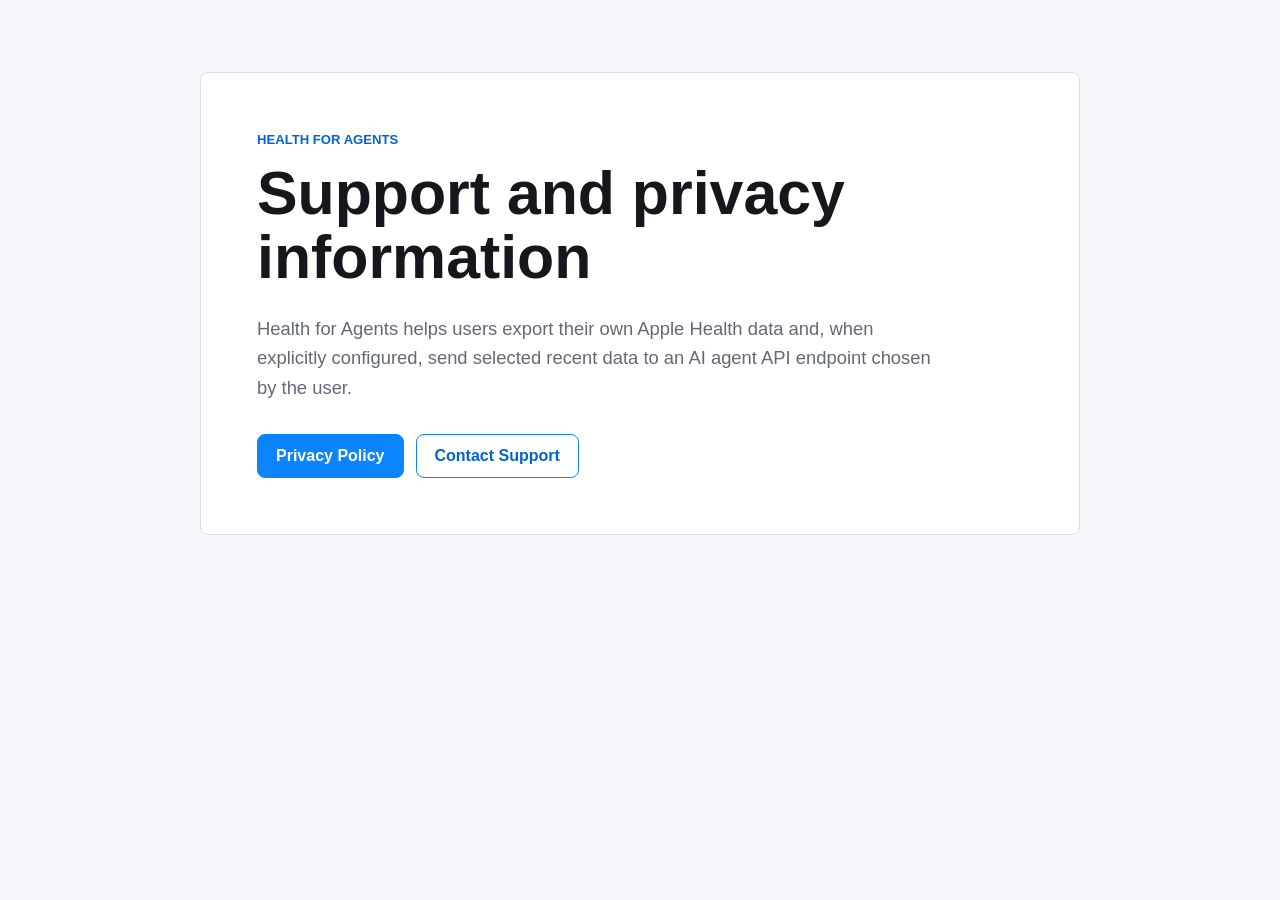
<file: index.html>
<!doctype html>
<html lang="en">
  <head>
    <meta charset="utf-8">
    <meta name="viewport" content="width=device-width, initial-scale=1">
    <title>Health for Agents</title>
    <meta name="description" content="Support and privacy information for Health for Agents.">
    <link rel="stylesheet" href="./assets/styles.css">
  </head>
  <body>
    <main class="page">
      <section class="hero">
        <p class="eyebrow">Health for Agents</p>
        <h1>Support and privacy information</h1>
        <p class="lead">
          Health for Agents helps users export their own Apple Health data and, when explicitly configured,
          send selected recent data to an AI agent API endpoint chosen by the user.
        </p>
        <div class="actions">
          <a class="button" href="./privacy/">Privacy Policy</a>
          <a class="button secondary" href="mailto:owndatalabs+support@gmail.com">Contact Support</a>
        </div>
      </section>
    </main>
  </body>
</html>
</file>
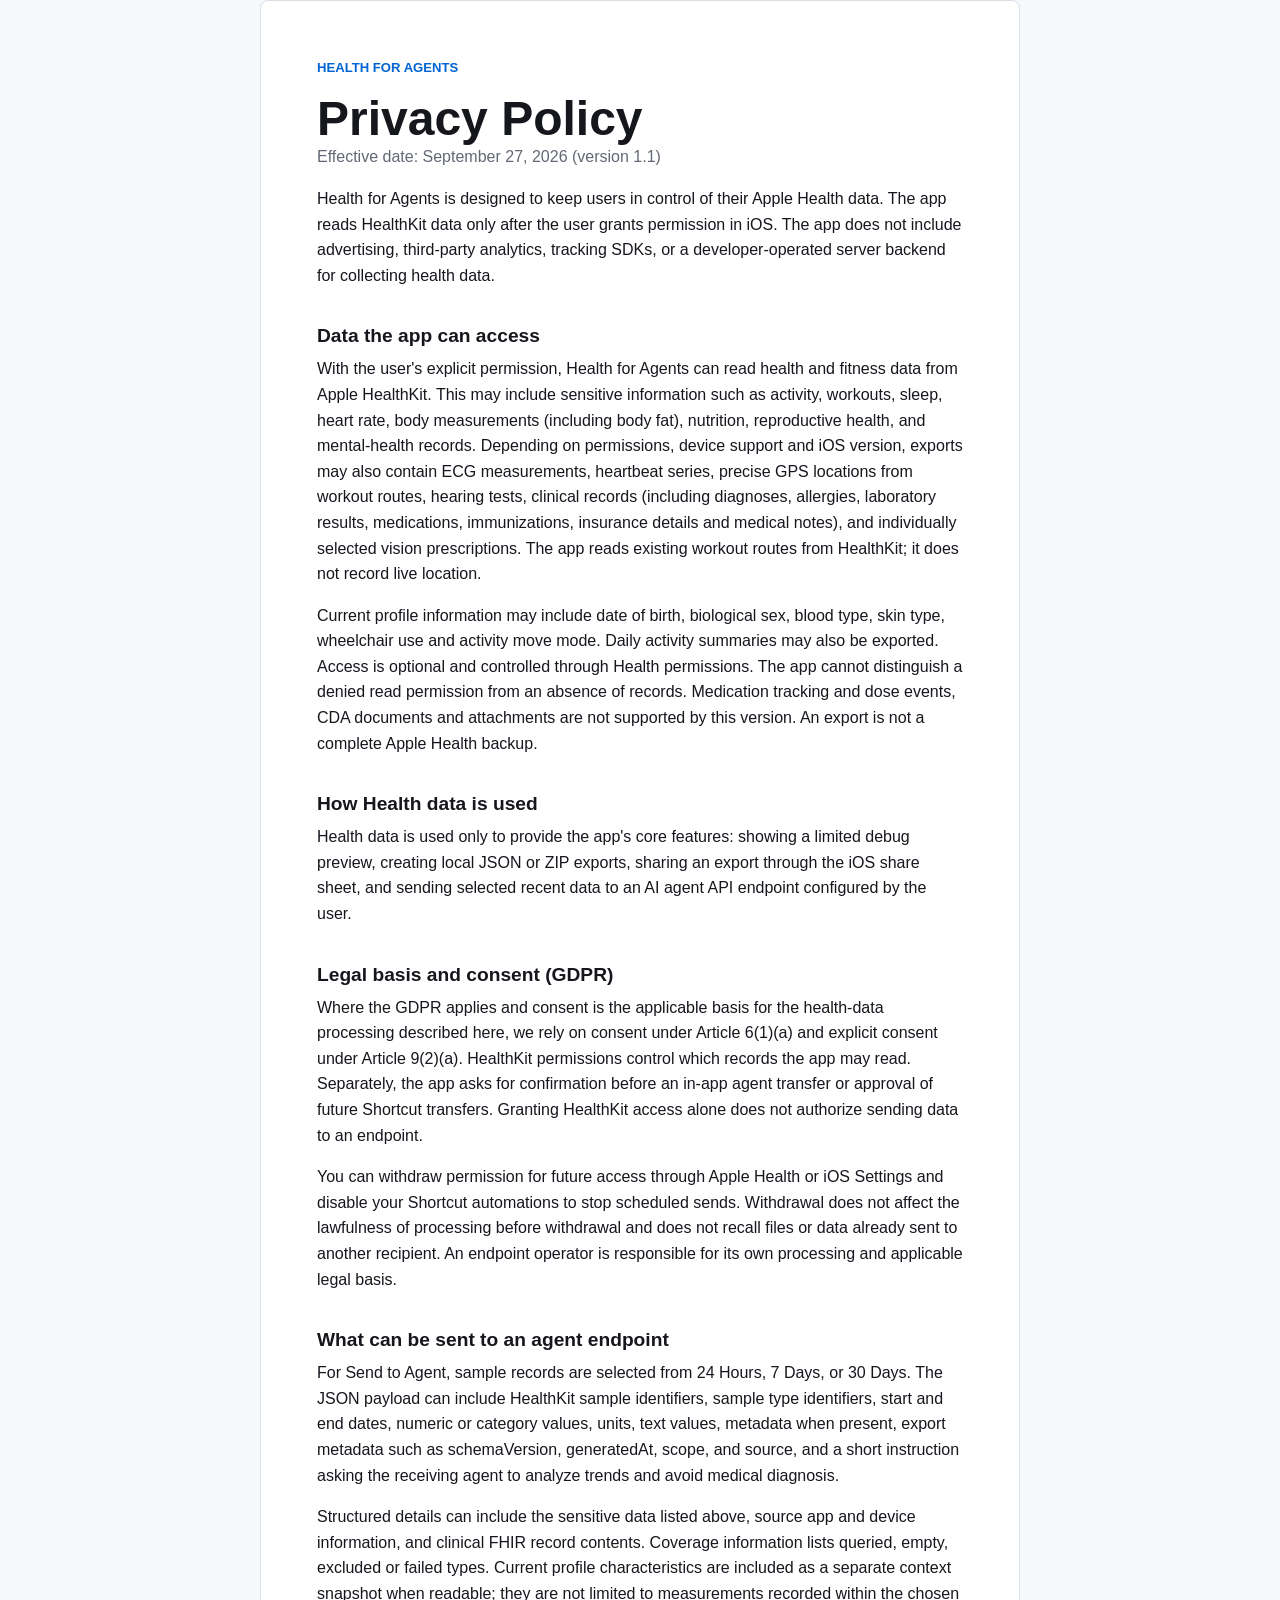
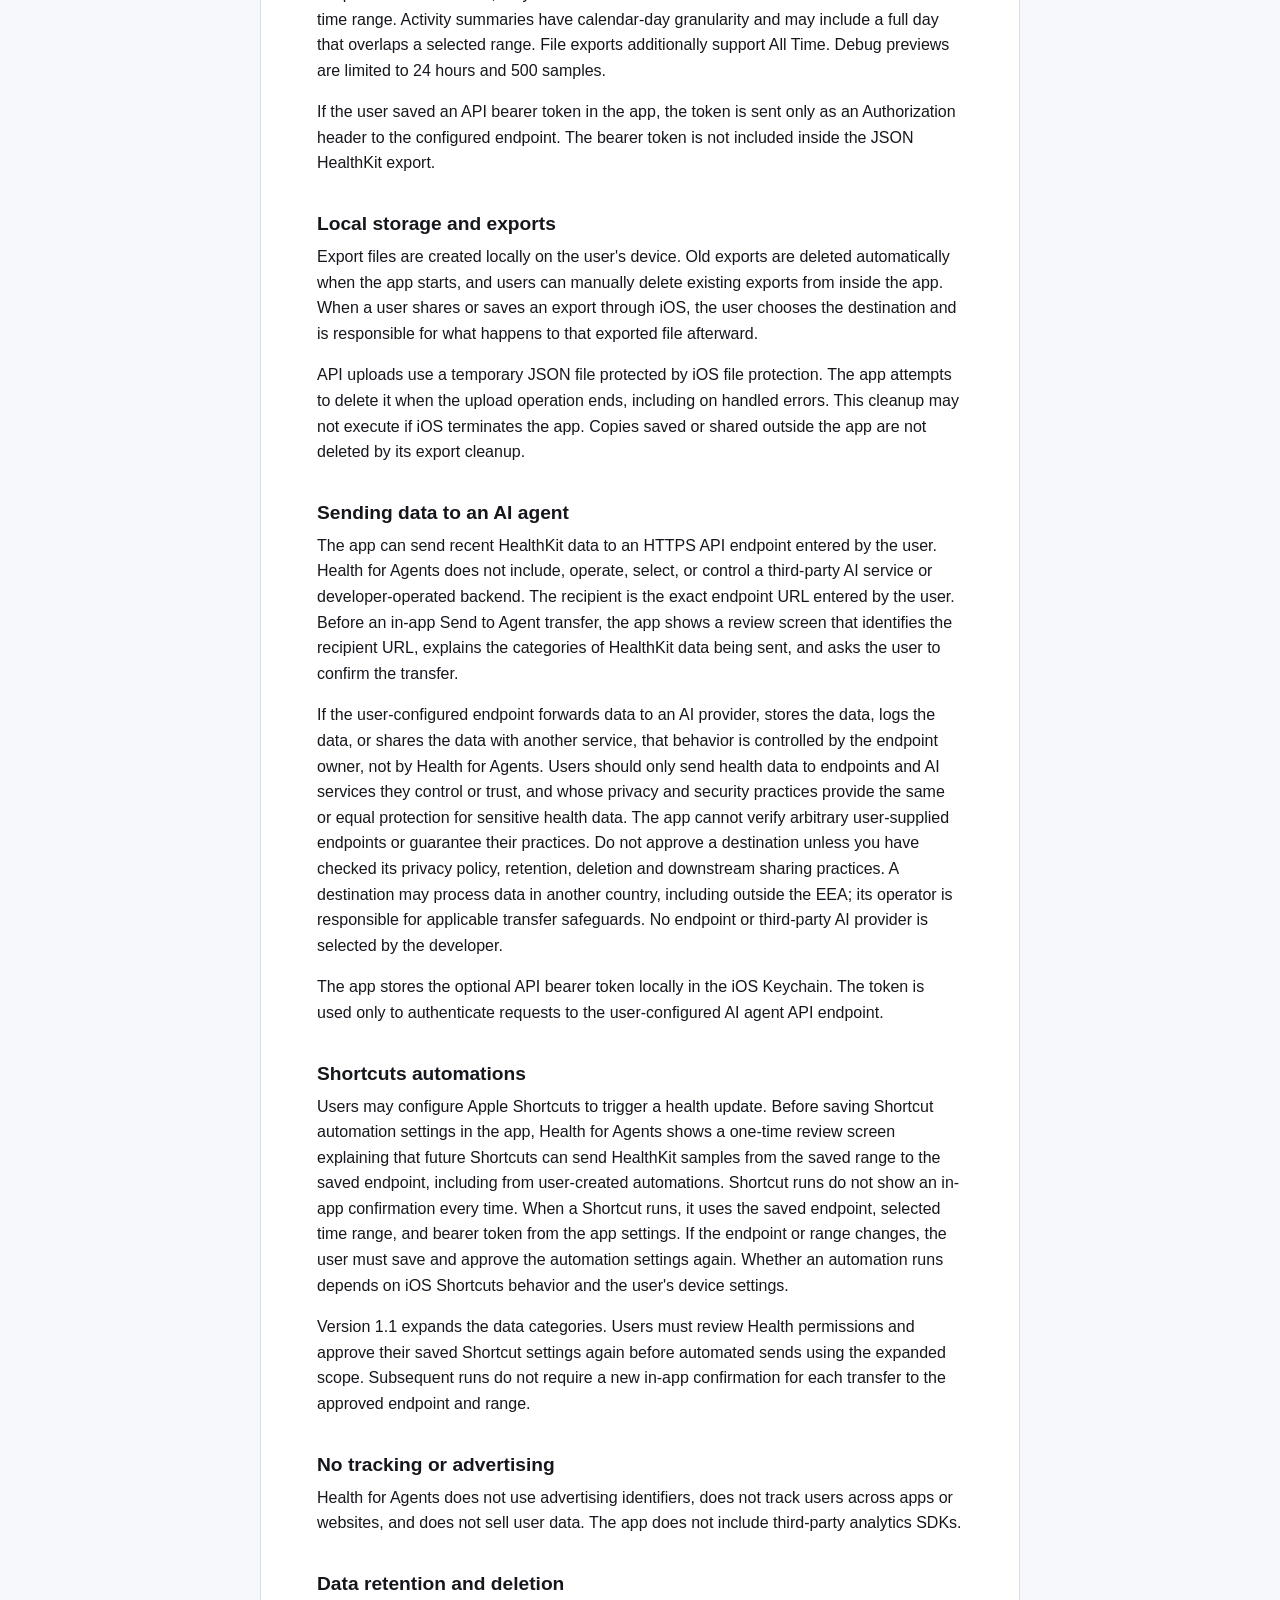
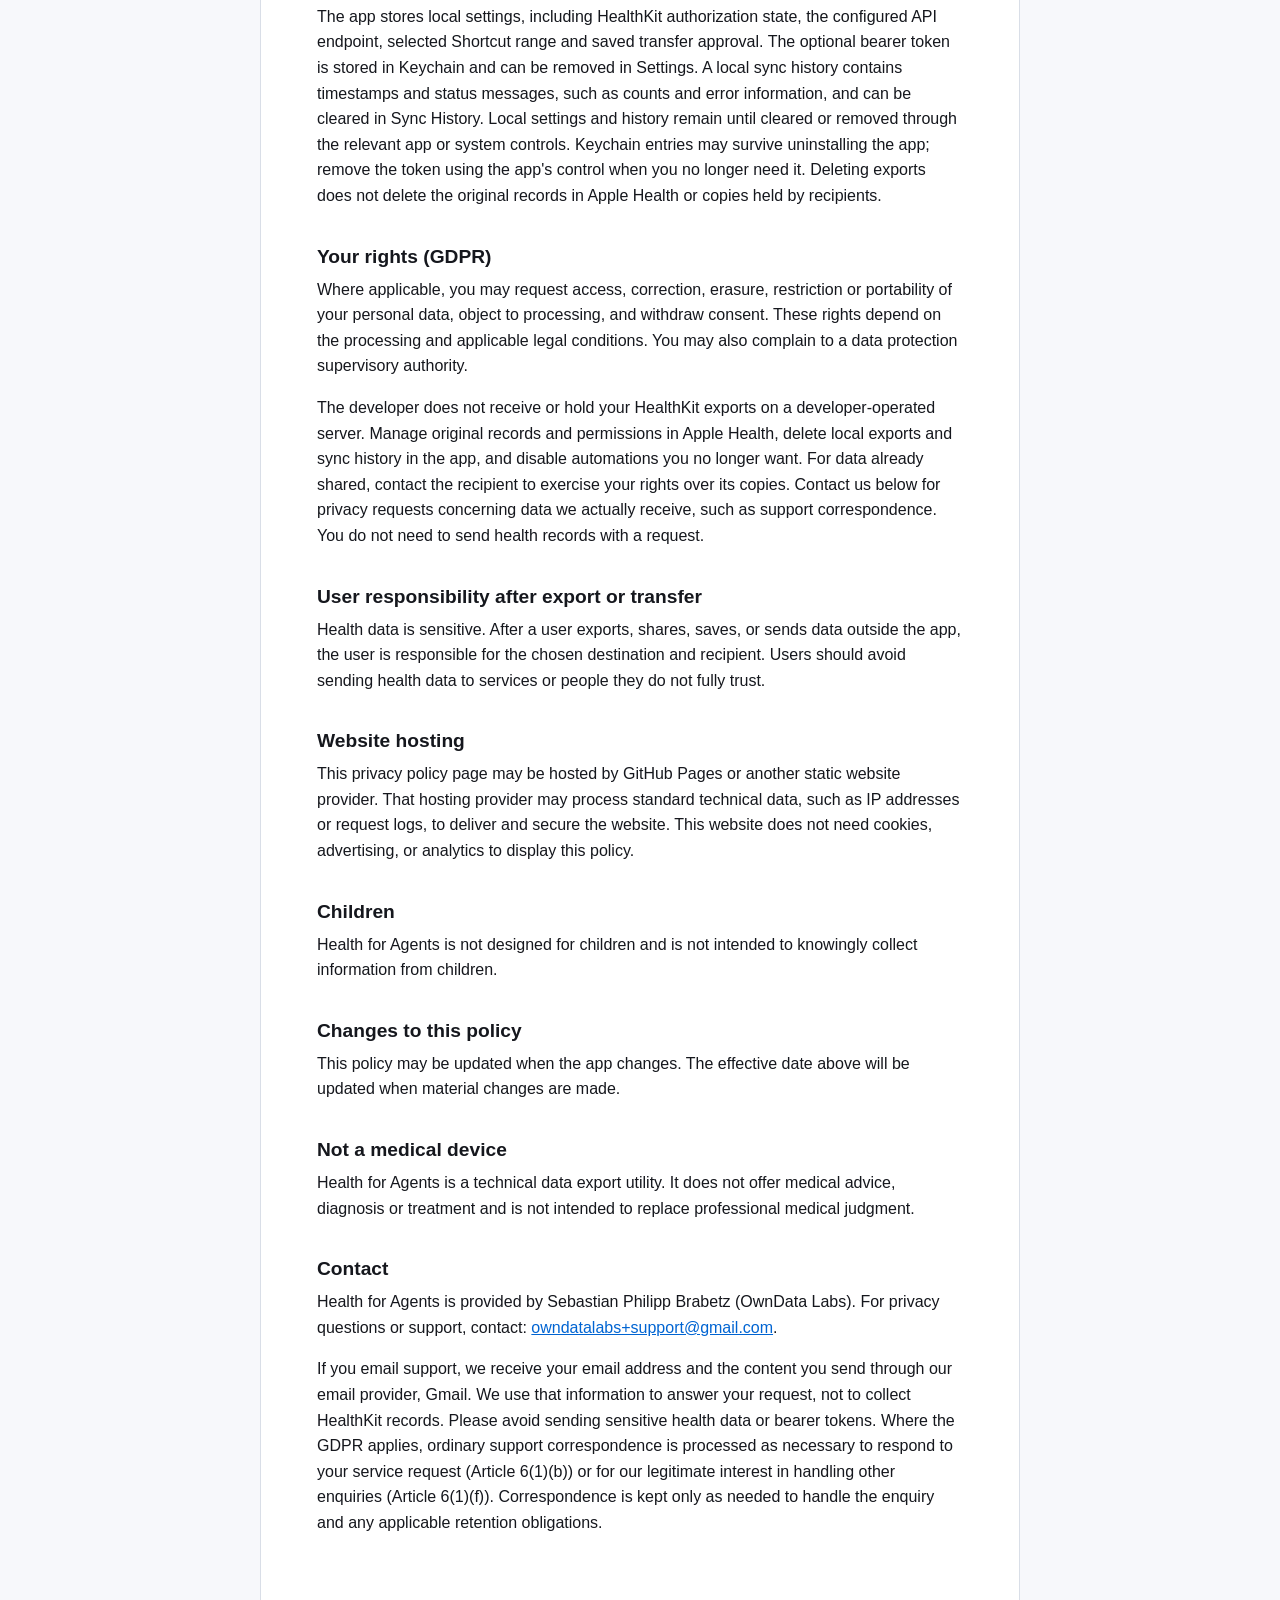
<file: privacy/index.html>
<!doctype html>
<html lang="en">
  <head>
    <meta charset="utf-8">
    <meta name="viewport" content="width=device-width, initial-scale=1">
    <title>Privacy Policy - Health for Agents</title>
    <meta name="description" content="Privacy Policy for the Health for Agents iOS app.">
    <link rel="stylesheet" href="../assets/styles.css">
  </head>
  <body>
    <main class="page document">
      <p class="eyebrow">Health for Agents</p>
      <h1>Privacy Policy</h1>
      <p class="updated">Effective date: September 27, 2026 (version 1.1)</p>

      <p>
        Health for Agents is designed to keep users in control of their Apple Health data. The app reads
        HealthKit data only after the user grants permission in iOS. The app does not include advertising,
        third-party analytics, tracking SDKs, or a developer-operated server backend for collecting health data.
      </p>

      <h2>Data the app can access</h2>
      <p>
        With the user's explicit permission, Health for Agents can read health and fitness data from Apple
        HealthKit. This may include sensitive information such as activity, workouts, sleep, heart rate, body
        measurements (including body fat), nutrition, reproductive health, and mental-health records.
        Depending on permissions, device support and iOS version, exports may also contain ECG measurements,
        heartbeat series, precise GPS locations from workout routes, hearing tests, clinical records (including
        diagnoses, allergies, laboratory results, medications, immunizations, insurance details and medical notes),
        and individually selected vision prescriptions. The app reads existing workout routes from HealthKit;
        it does not record live location.
      </p>
      <p>
        Current profile information may include date of birth, biological sex, blood type, skin type,
        wheelchair use and activity move mode. Daily activity summaries may also be exported.
        Access is optional and controlled through Health permissions. The app cannot distinguish a denied
        read permission from an absence of records. Medication tracking and dose events, CDA documents and
        attachments are not supported by this version. An export is not a complete Apple Health backup.
      </p>

      <h2>How Health data is used</h2>
      <p>
        Health data is used only to provide the app's core features: showing a limited debug preview, creating
        local JSON or ZIP exports, sharing an export through the iOS share sheet, and sending selected recent
        data to an AI agent API endpoint configured by the user.
      </p>

      <h2>Legal basis and consent (GDPR)</h2>
      <p>
        Where the GDPR applies and consent is the applicable basis for the health-data processing described
        here, we rely on consent under Article 6(1)(a) and explicit consent under Article 9(2)(a).
        HealthKit permissions control which records the app may read. Separately, the app asks for confirmation
        before an in-app agent transfer or approval of future Shortcut transfers. Granting HealthKit access
        alone does not authorize sending data to an endpoint.
      </p>
      <p>
        You can withdraw permission for future access through Apple Health or iOS Settings and disable your
        Shortcut automations to stop scheduled sends. Withdrawal does not affect the lawfulness of processing
        before withdrawal and does not recall files or data already sent to another recipient.
        An endpoint operator is responsible for its own processing and applicable legal basis.
      </p>

      <h2>What can be sent to an agent endpoint</h2>
      <p>
        For Send to Agent, sample records are selected from 24 Hours, 7 Days, or
        30 Days. The JSON payload can include HealthKit sample identifiers, sample type identifiers, start and
        end dates, numeric or category values, units, text values, metadata when present, export metadata such as
        schemaVersion, generatedAt, scope, and source, and a short instruction asking the receiving agent to
        analyze trends and avoid medical diagnosis.
      </p>
      <p>
        Structured details can include the sensitive data listed above, source app and device information,
        and clinical FHIR record contents. Coverage information lists queried, empty, excluded or failed types.
        Current profile characteristics are included as a separate context snapshot when readable; they are
        not limited to measurements recorded within the chosen time range. Activity summaries have calendar-day
        granularity and may include a full day that overlaps a selected range. File exports additionally support
        All Time. Debug previews are limited to 24 hours and 500 samples.
      </p>

      <p>
        If the user saved an API bearer token in the app, the token is sent only as an Authorization header to
        the configured endpoint. The bearer token is not included inside the JSON HealthKit export.
      </p>

      <h2>Local storage and exports</h2>
      <p>
        Export files are created locally on the user's device. Old exports are deleted automatically when the app
        starts, and users can manually delete existing exports from inside the app. When a user shares or saves an
        export through iOS, the user chooses the destination and is responsible for what happens to that exported
        file afterward.
      </p>
      <p>
        API uploads use a temporary JSON file protected by iOS file protection. The app attempts to delete it
        when the upload operation ends, including on handled errors. This cleanup may not execute if iOS
        terminates the app. Copies saved or shared outside the app are not deleted by its export cleanup.
      </p>

      <h2>Sending data to an AI agent</h2>
      <p>
        The app can send recent HealthKit data to an HTTPS API endpoint entered by the user. Health for Agents
        does not include, operate, select, or control a third-party AI service or developer-operated backend. The
        recipient is the exact endpoint URL entered by the user. Before an in-app Send to Agent transfer, the app
        shows a review screen that identifies the recipient URL, explains the categories of HealthKit data being
        sent, and asks the user to confirm the transfer.
      </p>

      <p>
        If the user-configured endpoint forwards data to an AI provider, stores the data, logs the data, or shares
        the data with another service, that behavior is controlled by the endpoint owner, not by Health for Agents.
        Users should only send health data to endpoints and AI services they control or trust, and whose privacy
        and security practices provide the same or equal protection for sensitive health data. The app cannot
        verify arbitrary user-supplied endpoints or guarantee their practices. Do not approve a destination
        unless you have checked its privacy policy, retention, deletion and downstream sharing practices.
        A destination may process data in another country, including outside the EEA; its operator is responsible
        for applicable transfer safeguards. No endpoint or third-party AI provider is selected by the developer.
      </p>

      <p>
        The app stores the optional API bearer token locally in the iOS Keychain. The token is used only to
        authenticate requests to the user-configured AI agent API endpoint.
      </p>

      <h2>Shortcuts automations</h2>
      <p>
        Users may configure Apple Shortcuts to trigger a health update. Before saving Shortcut automation settings
        in the app, Health for Agents shows a one-time review screen explaining that future Shortcuts can send
        HealthKit samples from the saved range to the saved endpoint, including from user-created automations.
        Shortcut runs do not show an in-app confirmation every time. When a Shortcut runs, it uses the saved
        endpoint, selected time range, and bearer token from the app settings. If the endpoint or range changes,
        the user must save and approve the automation settings again. Whether an automation runs depends on iOS
        Shortcuts behavior and the user's device settings.
      </p>
      <p>
        Version 1.1 expands the data categories. Users must review Health permissions and approve their saved
        Shortcut settings again before automated sends using the expanded scope. Subsequent runs do not require
        a new in-app confirmation for each transfer to the approved endpoint and range.
      </p>

      <h2>No tracking or advertising</h2>
      <p>
        Health for Agents does not use advertising identifiers, does not track users across apps or websites, and
        does not sell user data. The app does not include third-party analytics SDKs.
      </p>

      <h2>Data retention and deletion</h2>
      <p>
        The app stores local settings, including HealthKit authorization state, the configured API endpoint,
        selected Shortcut range and saved transfer approval. The optional bearer token is stored in Keychain
        and can be removed in Settings. A local sync history contains timestamps and status messages, such as
        counts and error information, and can be cleared in Sync History. Local settings and history remain
        until cleared or removed through the relevant app or system controls. Keychain entries may survive
        uninstalling the app; remove the token using the app's control when you no longer need it.
        Deleting exports does not delete the original records in Apple Health or copies held by recipients.
      </p>

      <h2>Your rights (GDPR)</h2>
      <p>
        Where applicable, you may request access, correction, erasure, restriction or portability of your
        personal data, object to processing, and withdraw consent. These rights depend on the processing
        and applicable legal conditions. You may also complain to a data protection supervisory authority.
      </p>
      <p>
        The developer does not receive or hold your HealthKit exports on a developer-operated server.
        Manage original records and permissions in Apple Health, delete local exports and sync history in
        the app, and disable automations you no longer want. For data already shared, contact the recipient
        to exercise your rights over its copies. Contact us below for privacy requests concerning data we
        actually receive, such as support correspondence. You do not need to send health records with a request.
      </p>

      <h2>User responsibility after export or transfer</h2>
      <p>
        Health data is sensitive. After a user exports, shares, saves, or sends data outside the app, the user is
        responsible for the chosen destination and recipient. Users should avoid sending health data to services or
        people they do not fully trust.
      </p>

      <h2>Website hosting</h2>
      <p>
        This privacy policy page may be hosted by GitHub Pages or another static website provider. That hosting
        provider may process standard technical data, such as IP addresses or request logs, to deliver and secure
        the website. This website does not need cookies, advertising, or analytics to display this policy.
      </p>

      <h2>Children</h2>
      <p>
        Health for Agents is not designed for children and is not intended to knowingly collect information from
        children.
      </p>

      <h2>Changes to this policy</h2>
      <p>
        This policy may be updated when the app changes. The effective date above will be updated when material
        changes are made.
      </p>

      <h2>Not a medical device</h2>
      <p>
        Health for Agents is a technical data export utility. It does not offer medical advice, diagnosis or
        treatment and is not intended to replace professional medical judgment.
      </p>

      <h2>Contact</h2>
      <p>
        Health for Agents is provided by Sebastian Philipp Brabetz (OwnData Labs).
        For privacy questions or support, contact: <a href="mailto:owndatalabs+support@gmail.com">owndatalabs+support@gmail.com</a>.
      </p>
      <p>
        If you email support, we receive your email address and the content you send through our email provider,
        Gmail. We use that information to answer your request, not to collect HealthKit records.
        Please avoid sending sensitive health data or bearer tokens. Where the GDPR applies, ordinary support
        correspondence is processed as necessary to respond to your service request (Article 6(1)(b)) or for
        our legitimate interest in handling other enquiries (Article 6(1)(f)). Correspondence is kept only as
        needed to handle the enquiry and any applicable retention obligations.
      </p>
    </main>
  </body>
</html>
</file>
<file: assets/styles.css>
:root {
  color-scheme: light dark;
  --bg: #f7f8fb;
  --text: #15171d;
  --muted: #626975;
  --line: #d9dee7;
  --accent: #0a84ff;
  --accent-strong: #0064d2;
  --surface: #ffffff;
}

@media (prefers-color-scheme: dark) {
  :root {
    --bg: #111318;
    --text: #f2f4f8;
    --muted: #a9b0bc;
    --line: #303642;
    --accent: #5aa9ff;
    --accent-strong: #8ac1ff;
    --surface: #181b22;
  }
}

* {
  box-sizing: border-box;
}

body {
  margin: 0;
  background: var(--bg);
  color: var(--text);
  font: 16px/1.6 -apple-system, BlinkMacSystemFont, "SF Pro Text", "Segoe UI", sans-serif;
}

a {
  color: var(--accent-strong);
}

.page {
  width: min(880px, calc(100% - 32px));
  margin: 0 auto;
  padding: 72px 0;
}

.hero,
.document {
  background: var(--surface);
  border: 1px solid var(--line);
  border-radius: 8px;
  padding: clamp(28px, 6vw, 56px);
}

.eyebrow {
  margin: 0 0 12px;
  color: var(--accent-strong);
  font-size: 0.82rem;
  font-weight: 700;
  letter-spacing: 0;
  text-transform: uppercase;
}

h1 {
  margin: 0;
  max-width: 760px;
  font-size: clamp(2rem, 5vw, 3.8rem);
  line-height: 1.05;
  letter-spacing: 0;
}

.lead {
  max-width: 680px;
  margin: 24px 0 0;
  color: var(--muted);
  font-size: 1.15rem;
}

.actions {
  display: flex;
  flex-wrap: wrap;
  gap: 12px;
  margin-top: 32px;
}

.button {
  display: inline-flex;
  align-items: center;
  justify-content: center;
  min-height: 44px;
  padding: 0 18px;
  border: 1px solid var(--accent);
  border-radius: 8px;
  background: var(--accent);
  color: #fff;
  font-weight: 700;
  text-decoration: none;
}

.button.secondary {
  background: transparent;
  color: var(--accent-strong);
}

.document {
  max-width: 760px;
}

.document h1 {
  font-size: clamp(2rem, 4vw, 3rem);
}

.updated {
  margin: 12px 0 32px;
  color: var(--muted);
}

.document h2 {
  margin: 36px 0 8px;
  font-size: 1.2rem;
  line-height: 1.25;
  letter-spacing: 0;
}

.document p {
  margin: 0 0 16px;
}
</file>
